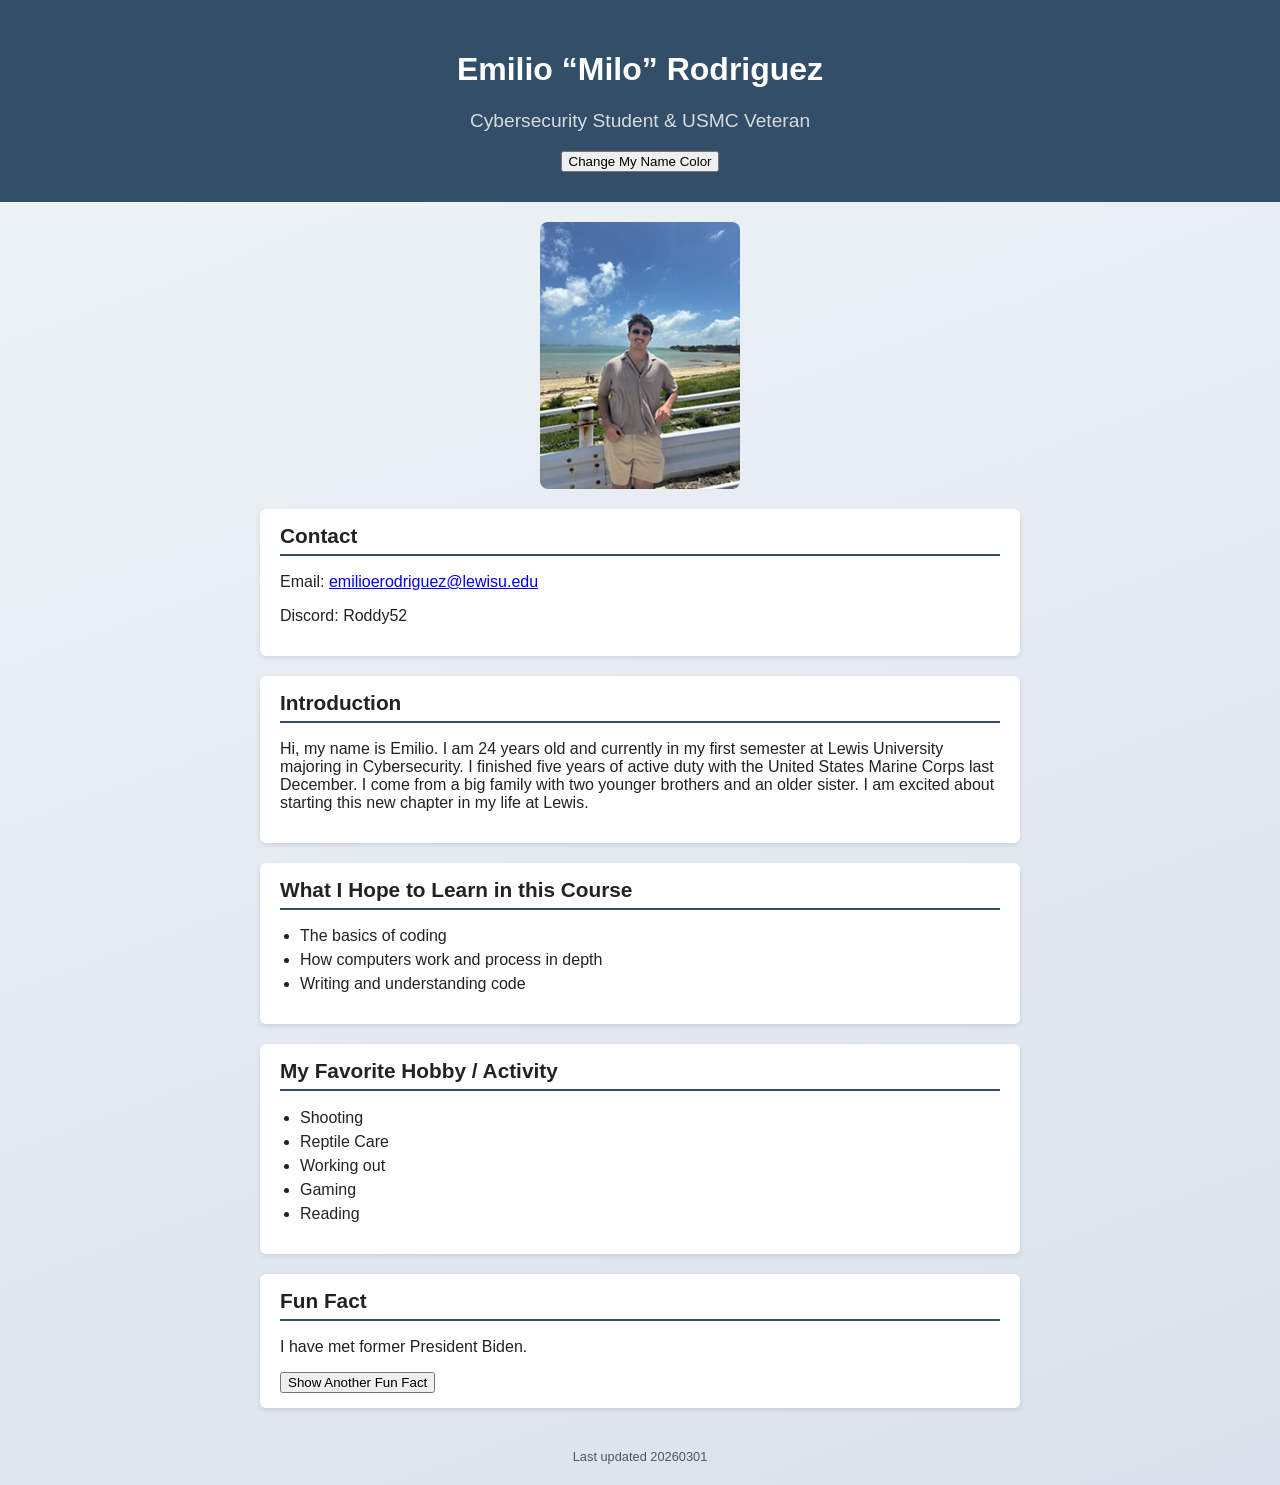
<file: me.html>
<!DOCTYPE html>
<html lang="en">
<head>
    <meta charset="UTF-8">
    <meta name="viewport" content="width=device-width, initial-scale=1.0">
    <title>Emilio Rodriguez – Getting to Know Each Other</title>
    <link rel="stylesheet" href="me.css">
</head>
<body>

    <header class="hero-section">
        <h1 id="myName">Emilio “Milo” Rodriguez</h1>
        <p class="subtitle">Cybersecurity Student & USMC Veteran</p>
        <button id="colorBtn">Change My Name Color</button>
    
    </header>
  
    <main class="main-content">
        
        <img src="Images/me.png" alt="Handsome Guy Part 2" class="main-picture">
        
        <section class="contact">
            <h2>Contact</h2>
            <p>Email: <a href="mailto:emilioerodriguez@lewisu.edu">emilioerodriguez@lewisu.edu</a></p>
            <p>Discord: Roddy52</p>
        </section>

        <section class="intro">
            <h2>Introduction</h2>
            <p>Hi, my name is Emilio. I am 24 years old and currently in my first semester at Lewis University
            majoring in Cybersecurity. I finished five years of active duty with the United States Marine Corps
            last December. I come from a big family with two younger brothers and an older sister. I am excited
            about starting this new chapter in my life at Lewis.</p>
        </section>

        <section class="goals">
            <h2>What I Hope to Learn in this Course</h2>
            <ul>
                <li>The basics of coding</li>
                <li>How computers work and process in depth</li>
                <li>Writing and understanding code</li>
            </ul>
        </section>

        <section class="hobbies">
            <h2>My Favorite Hobby / Activity</h2>
            <ul>
                <li>Shooting</li>
                <li>Reptile Care</li>
                <li>Working out</li>
                <li>Gaming</li>
                <li>Reading</li>
            </ul>
        </section>

<section class="fun-fact">
    <h2>Fun Fact</h2>
    <p id="funFactText">I have met former President Biden.</p>
    <button id="funFactBtn">Show Another Fun Fact</button>
</section>

    </main>

    <footer class="footer">
        <p>Last updated 20260301</p>
    </footer>

<script src="me.js"></script>
</body>
</html>
</file>
<file: me.css>
/* Page Background + Fonts */
body {
    margin: 0;
    font-family: Arial, sans-serif;
    background: linear-gradient(160deg, #f0f4f7, #d9e2ec);
    color: #222;
}

/* Main Picture */
.main-picture {
    display: block;
    margin: 20px auto;
    width: 200px;   /* optional */
    border-radius: 8px; /* optional */
}

/* Header (Hero) */
.hero-section {
    background-color: #334e68;
    color: white;
    padding: 30px;
    text-align: center;
}

.hero-section .subtitle {
    font-size: 1.2em;
    margin-top: 5px;
    opacity: 0.8;
}

/* Main Content */
.main-content {
    max-width: 760px;
    margin: 20px auto;
    padding: 0 15px;
}

/* Section Headings */
.main-content section {
    background: white;
    border-radius: 6px;
    padding: 15px 20px;
    margin-bottom: 20px;
    box-shadow: 0 2px 5px rgba(0,0,0,0.1);
}

.main-content h2 {
    margin-top: 0;
    border-bottom: 2px solid #334e68;
    padding-bottom: 6px;
    font-size: 1.3em;
}

/* Lists */
ul {
    padding-left: 20px;
}

ul li {
    margin-bottom: 6px;
}

/* Footer */
.footer {
    text-align: center;
    padding: 8px 0;
    font-size: 0.8em;
    color: #555;
}
</file>
